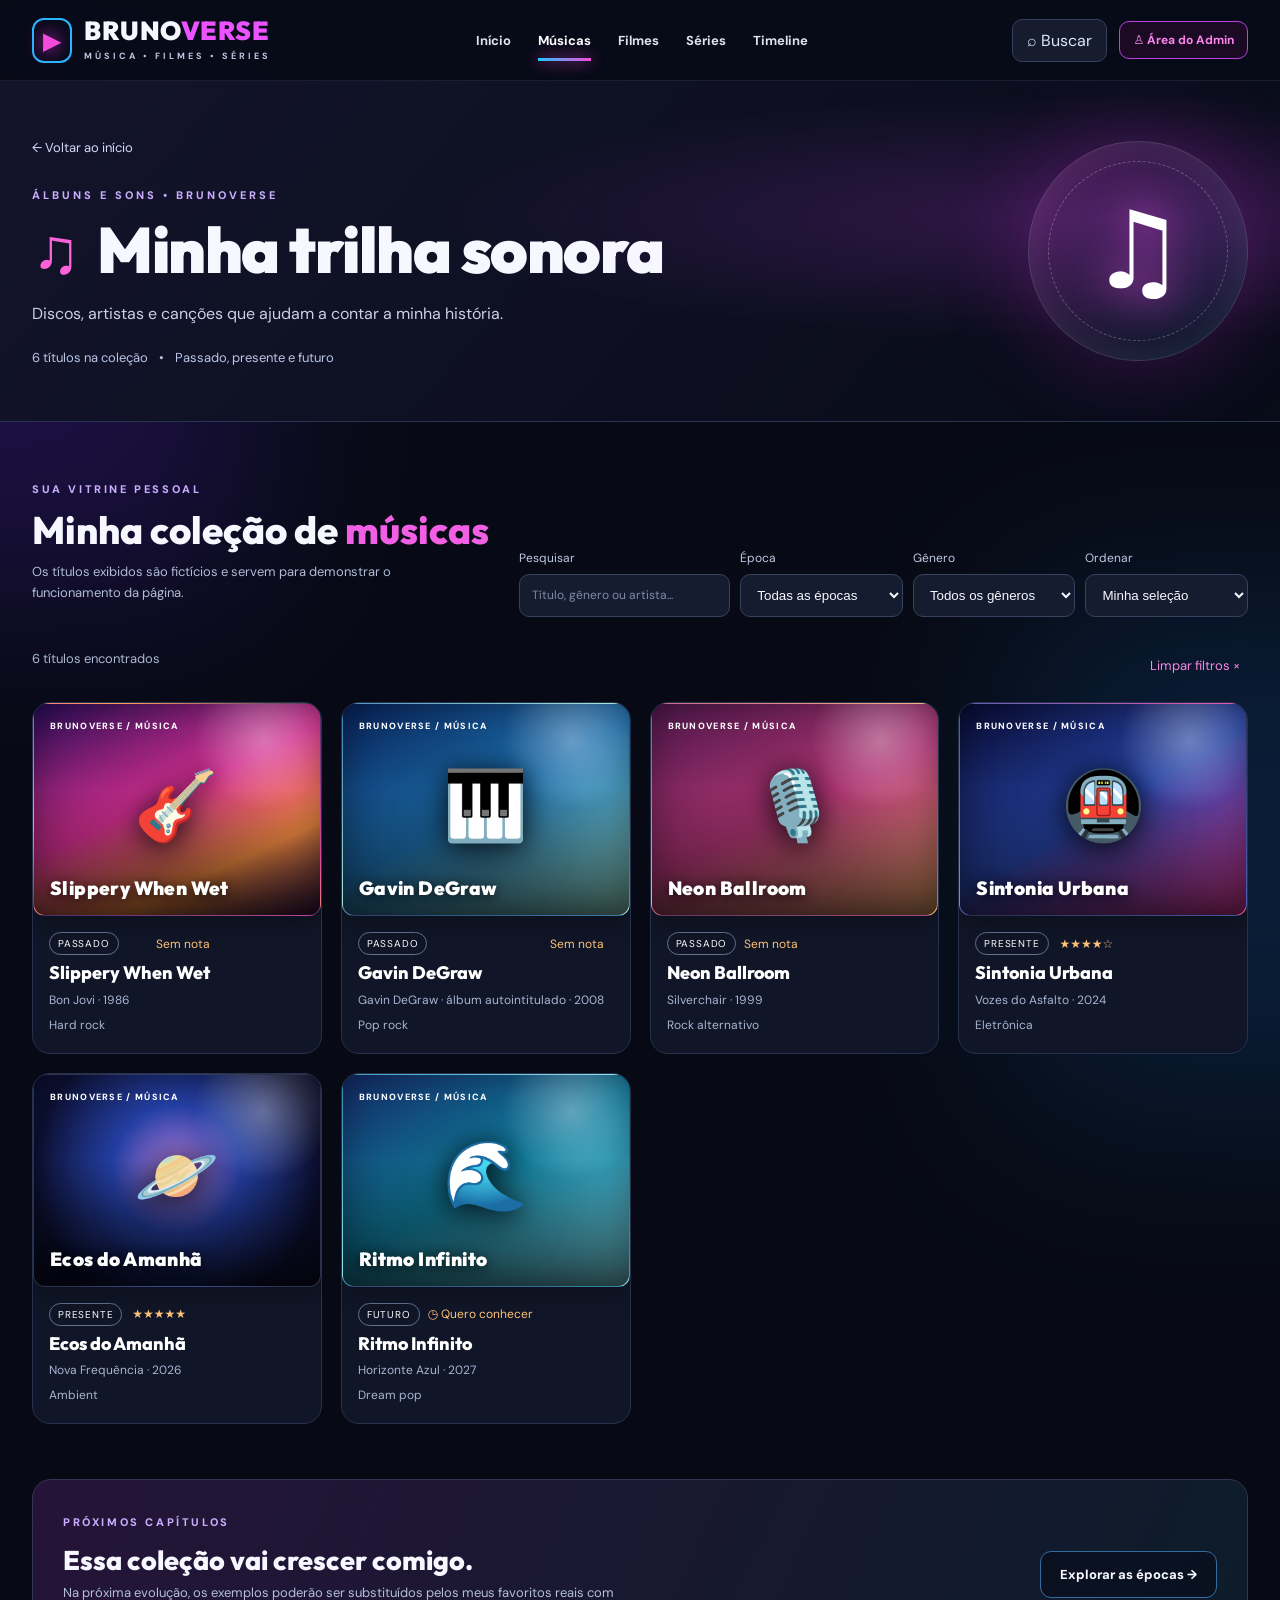
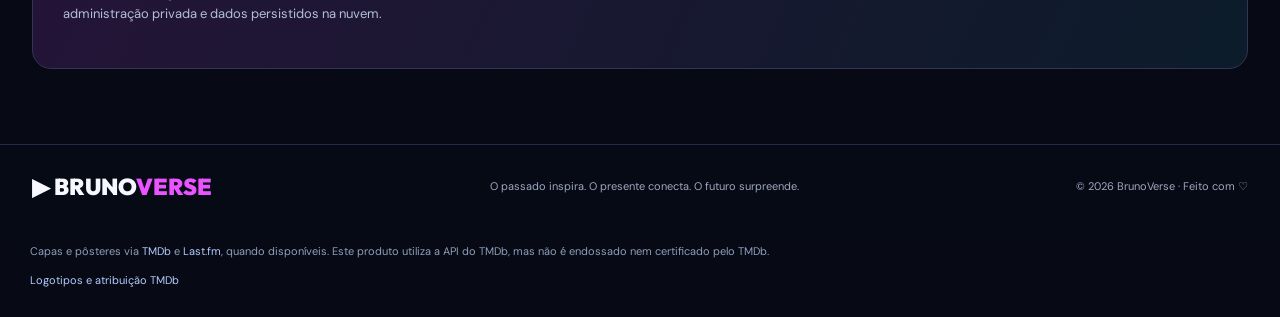
<file: pages/musicas.html>
<!doctype html>
<html lang="pt-BR">
<head><meta charset="UTF-8"><meta name="viewport" content="width=device-width,initial-scale=1"><meta name="theme-color" content="#080b16"><meta name="description" content="Coleção de músicas do BrunoVerse: passado, presente e futuro."><title>Músicas | BrunoVerse</title><link rel="icon" href="../assets/favicon.svg" type="image/svg+xml"><link rel="stylesheet" href="../css/style.css"><link rel="stylesheet" href="../css/catalog.css"><script defer src="../js/data.js"></script>
  <script defer src="../js/media.js"></script><script defer src="../js/catalog.js"></script></head>
<body data-category="musica"><a href="#main" class="skip-link">Pular para o conteúdo</a><div class="ambient ambient-a" aria-hidden="true"></div><div class="ambient ambient-b" aria-hidden="true"></div>
<header class="site-header"><div class="header-inner container"><a href="../index.html" class="brand"><span class="brand-mark" aria-hidden="true">▶</span><span class="brand-text">BRUNO<span>VERSE</span><small>MÚSICA • FILMES • SÉRIES</small></span></a><nav class="main-nav" id="menu" aria-label="Navegação principal"><a class="nav-link" href="../index.html">Início</a><a class="nav-link active" href="musicas.html" aria-current="page">Músicas</a><a class="nav-link " href="filmes.html" >Filmes</a><a class="nav-link " href="series.html" >Séries</a><a class="nav-link" href="../index.html#timeline">Timeline</a></nav><div class="header-actions"><button class="icon-button" type="button" id="open-search" aria-label="Abrir busca">⌕ <span>Buscar</span></button><button class="admin-button" type="button" id="admin-button">♙ <span>Área do Admin</span></button><button class="menu-toggle" id="menu-toggle" aria-label="Abrir menu" aria-expanded="false" aria-controls="menu">☰</button></div></div></header>
<main id="main"><section class="catalog-hero catalog-violet"><div class="container catalog-hero-inner"><div><a class="crumb" href="../index.html">← Voltar ao início</a><div class="overline">ÁLBUNS E SONS • BRUNOVERSE</div><h1><span class="catalog-symbol">♫</span> Minha trilha sonora</h1><p>Discos, artistas e canções que ajudam a contar a minha história.</p><div class="catalog-stats"><span id="total-stat">0 títulos</span><span>•</span><span>Passado, presente e futuro</span></div></div><div class="catalog-art" aria-hidden="true"><span class="catalog-art-outer">♫</span><span class="catalog-art-ring"></span></div></div></section>
<section class="container catalog-main" aria-label="Coleção de músicas"><div class="catalog-toolbar"><div class="catalog-toolbar-title"><span class="overline">SUA VITRINE PESSOAL</span><h2>Minha coleção de <em>músicas</em></h2><p>Os títulos exibidos são fictícios e servem para demonstrar o funcionamento da página.</p></div><div class="catalog-controls"><label class="field"><span>Pesquisar</span><input type="search" id="catalog-search" placeholder="Título, gênero ou artista..." autocomplete="off"></label><label class="field"><span>Época</span><select id="catalog-era"><option value="todos">Todas as épocas</option><option value="passado">Passado</option><option value="presente">Presente</option><option value="futuro">Futuro</option></select></label><label class="field"><span>Gênero</span><select id="catalog-genre"><option value="todos">Todos os gêneros</option></select></label><label class="field"><span>Ordenar</span><select id="catalog-sort"><option value="default">Minha seleção</option><option value="newest">Mais recentes</option><option value="oldest">Mais antigos</option><option value="az">Título A–Z</option><option value="rating">Melhor avaliação</option></select></label></div></div><div class="catalog-result-row"><p id="catalog-count" role="status" aria-live="polite"></p><button class="clear-filters" id="clear-filters" type="button">Limpar filtros ×</button></div><div class="catalog-grid" id="catalog-grid"></div><div class="catalog-empty" id="catalog-empty" hidden><strong>Nenhum título encontrado</strong><p>Experimente outro termo ou limpe os filtros.</p><button type="button" class="btn btn-outline" id="empty-reset">Limpar filtros</button></div><div class="catalog-help"><div><span class="overline">PRÓXIMOS CAPÍTULOS</span><h3>Essa coleção vai crescer comigo.</h3><p>Na próxima evolução, os exemplos poderão ser substituídos pelos meus favoritos reais com administração privada e dados persistidos na nuvem.</p></div><a class="btn btn-outline" href="../index.html#eras">Explorar as épocas →</a></div></section></main>
<footer class="footer"><div class="container footer-inner"><a href="../index.html" class="footer-brand">▶ BRUNO<span>VERSE</span></a><p>O passado inspira. O presente conecta. O futuro surpreende.</p><span>© <span id="year"></span> BrunoVerse · Feito com ♡</span></div></footer>
<dialog id="detail-dialog" class="site-dialog catalog-detail"><button class="dialog-close" type="button" data-close aria-label="Fechar detalhes">✕</button><div id="detail-content"></div></dialog>
<dialog id="search-dialog" class="site-dialog search-dialog"><button class="dialog-close" type="button" data-close aria-label="Fechar busca">✕</button><h2>Buscar em todo o BrunoVerse</h2><label for="global-search-field">Título, artista, gênero ou descrição</label><input type="search" id="global-search-field" placeholder="O que você procura?" autocomplete="off"><div id="global-search-results" aria-live="polite"></div></dialog>
<div id="toast" class="toast" role="status" aria-live="polite"></div><section class="api-credits" aria-label="Créditos de dados e imagens"><p>Capas e pôsteres via <a href="https://www.themoviedb.org" target="_blank" rel="noopener noreferrer">TMDb</a> e <a href="https://www.last.fm" target="_blank" rel="noopener noreferrer">Last.fm</a>, quando disponíveis. Este produto utiliza a API do TMDb, mas não é endossado nem certificado pelo TMDb.</p><a href="https://www.themoviedb.org/about/logos-attribution" target="_blank" rel="noopener noreferrer">Logotipos e atribuição TMDb</a></section></body></html>
</file>
<file: css/style.css>
@import url('https://fonts.googleapis.com/css2?family=DM+Sans:wght@400;500;600;700;800&family=Outfit:wght@400;500;600;700;800;900&display=swap');
:root{color-scheme:dark;--bg:#070a14;--panel:#101629;--line:#27304a;--text:#f6f7ff;--muted:#adb7d0;--pink:#f44bda;--cyan:#20c7ff;--warm:#ffae6b;--radius:20px;font-family:'DM Sans',system-ui,sans-serif;scroll-behavior:smooth}*{box-sizing:border-box}body{margin:0;background:var(--bg);color:var(--text);overflow-x:hidden}button,input{font:inherit}button{cursor:pointer}a{color:inherit;text-decoration:none}button:focus-visible,a:focus-visible,input:focus-visible{outline:2px solid #7fe7ff;outline-offset:4px}html{scroll-padding-top:88px}.container{width:min(1320px,calc(100% - 64px));margin-inline:auto}.ambient{position:absolute;pointer-events:none;filter:blur(95px);opacity:.22;z-index:-1}.ambient-a{height:490px;width:490px;background:#6125dd;top:100px;left:-240px}.ambient-b{height:510px;width:510px;background:#1261af;top:600px;right:-250px}.skip-link{position:absolute;top:-60px;left:20px;background:#fff;color:#000;padding:12px;z-index:99}.skip-link:focus{top:15px}.site-header{position:sticky;top:0;z-index:50;background:#080b18ed;backdrop-filter:blur(18px);border-bottom:1px solid #31365078}.header-inner{min-height:80px;display:flex;align-items:center;justify-content:space-between;gap:18px}.brand{display:flex;gap:12px;align-items:center;flex-shrink:0}.brand-mark{font-size:24px;color:var(--pink);text-shadow:0 0 18px #df2dda;border:2px solid #24b9ff;border-radius:12px;padding:5px 9px}.brand-text{font:900 26px/1 'Outfit',sans-serif;letter-spacing:.5px}.brand-text>span,.footer-brand>span{color:#ea53ff}.brand-text small{font:700 9px/1.4 'DM Sans',sans-serif;letter-spacing:3px;color:#bfc7e3;display:block;margin-top:6px}.main-nav{display:flex;gap:27px;align-items:center}.nav-link{font-size:13px;font-weight:700;color:#e0e2ee;padding:29px 0;position:relative;transition:color .2s}.nav-link:hover,.nav-link.active{color:#fff}.nav-link.active:after{position:absolute;content:'';height:3px;background:linear-gradient(90deg,var(--cyan),var(--pink));left:0;right:0;bottom:17px;box-shadow:0 0 15px var(--pink)}.header-actions{display:flex;align-items:center;gap:12px}.icon-button,.admin-button,.menu-toggle{border:1px solid #35405f;background:#161b2e;border-radius:10px;color:#dae4ff;padding:10px 13px;white-space:nowrap}.icon-button{min-width:95px}.admin-button{color:#fb84ec;border-color:#b942e3;background:#1b0a24;font-weight:700;font-size:12px}.menu-toggle{display:none}.hero{height:450px;display:flex;align-items:center;position:relative;isolation:isolate;overflow:hidden;background:radial-gradient(ellipse at 86% 45%,#602066 0,#09132f 36%,#080b16 79%)}.hero-art{position:absolute;z-index:-2;inset:0 0 0 43%;background-image:linear-gradient(90deg,#090b1b 0%,#090b1b00 43%),linear-gradient(0deg,#070a14 0%,transparent 44%),url('../assets/images/hero-city.webp');background-position:center,right bottom,center;background-size:cover,cover,cover;opacity:.88}.hero-grid{z-index:-1;position:absolute;inset:0;background-image:linear-gradient(#a64ff214 1px,transparent 1px),linear-gradient(90deg,#a64ff20f 1px,transparent 1px);background-size:60px 60px;mask-image:linear-gradient(to right,transparent,black)}.hero-content{position:relative}.eyebrow,.overline{letter-spacing:2.6px;font-size:11px;font-weight:800;color:#c9adff}.pulse{display:inline-block;width:7px;height:7px;background:#20e7d5;border-radius:50%;box-shadow:0 0 12px #20e7d5;margin-right:7px}h1,h2,h3,p{margin-top:0}h1,h2,h3{font-family:'Outfit',sans-serif}h1{font-size:clamp(36px,4.2vw,61px);line-height:1.06;max-width:850px;margin:22px 0 19px;letter-spacing:-1.9px;font-weight:900}.warm{color:var(--warm)}.cool{color:var(--cyan)}.pink{color:var(--pink)}.hero-content p{max-width:570px;color:#cad1e7;font-size:16px;line-height:1.72}.hero-buttons{display:flex;gap:12px;margin-top:25px}.btn{border:1px solid #6380aa;display:inline-flex;gap:14px;align-items:center;justify-content:center;border-radius:11px;font-size:13px;font-weight:800;padding:14px 19px;transition:transform .2s,box-shadow .2s}.btn:hover,.era-action:hover{transform:translateY(-3px)}.btn-primary{background:linear-gradient(110deg,#e51bcc,#6e38f3 65%,#2688fa);border-color:transparent;box-shadow:0 8px 33px #ac2fea54}.btn-outline{background:#080c1bad;border-color:#336d9e}.hero-stats{display:flex;align-items:center;gap:22px;margin-top:29px;color:#a3acc8;font-size:12px}.hero-stats strong{font-size:19px;color:#f7f7fc}.hero-stats i{height:16px;border-left:1px solid #566080}.hero-side-note{position:absolute;right:6%;top:29px;font-size:10px;letter-spacing:3px;color:#dac6f5;writing-mode:vertical-rl}.hero-side-note span{color:var(--pink)}.eras-section{display:grid;grid-template-columns:repeat(3,1fr);gap:18px;margin-top:25px}.era-card{position:relative;overflow:hidden;isolation:isolate;min-height:245px;border-radius:var(--radius);border:1px solid #535173;box-shadow:0 12px 28px #0005}.era-bg{position:absolute;inset:0;z-index:-2;background-position:right center;background-size:cover;transition:transform .4s}.era-card:hover .era-bg{transform:scale(1.06)}.era-card:after{content:'';position:absolute;inset:0;z-index:-1;background:linear-gradient(90deg,#080b18fa 0,#080b18c4 51%,#080b1809 100%)}.era-past{border-color:#ac6337;background:#21140b}.era-present{border-color:#2279bc;background:#03182c}.era-future{border-color:#9145b4;background:#1a0824}.era-past .era-bg{background-image:url('../assets/images/past-art.webp')}.era-present .era-bg{background-image:url('../assets/images/present-art.webp')}.era-future .era-bg{background-image:url('../assets/images/future-art.webp')}.era-content{padding:21px 23px;display:flex;align-items:flex-start;flex-direction:column;min-height:245px}.era-index{font-size:10px;letter-spacing:1.9px;color:#dae1f3}.era-card h2{margin:13px 0 6px;font-size:29px;font-weight:900;letter-spacing:-.5px}.era-past h2{color:var(--warm)}.era-present h2{color:var(--cyan)}.era-future h2{color:var(--pink)}.era-content strong{font-size:15px;max-width:205px}.era-content p{font-size:12px;color:#d2d6ea;max-width:190px;line-height:1.5;margin:9px 0 12px}.era-action{margin-top:auto;border:1px solid #b18063;background:#070914b8;color:#fff;border-radius:9px;padding:9px 13px;font-size:11px;font-weight:800;transition:transform .2s}.era-present .era-action{border-color:var(--cyan)}.era-future .era-action{border-color:var(--pink)}.era-action span{margin-left:9px}.collection{padding-top:61px}.collection-heading{display:flex;justify-content:space-between;align-items:end;gap:20px;margin-bottom:35px}.collection-heading h2,.timeline-header h2{font-size:37px;letter-spacing:-1px;margin:8px 0}.collection-heading h2 span,.timeline-header h2 span{color:#cc70ff}.collection-heading p,.timeline-header p{color:#aab4ce;margin-bottom:0;font-size:13px}.filter-buttons{display:flex;gap:7px;background:#12172a;padding:5px;border-radius:12px;border:1px solid #2a3350;flex-wrap:wrap}.filter-buttons button{color:#afbcd8;background:transparent;border:0;border-radius:8px;padding:10px 14px;font-size:12px;font-weight:800}.filter-buttons button.selected{background:linear-gradient(115deg,#9d2fdc,#3c6ee8);color:#fff}.media-section{scroll-margin-top:96px;margin:0 0 37px}.section-title,.section-title>div{display:flex;align-items:center;gap:13px}.section-title{justify-content:space-between;margin-bottom:17px}.section-title h3{font-size:23px;margin:0 0 2px}.section-title p{font-size:12px;color:#aeb8ce;margin:0}.section-icon{height:42px;width:42px;display:grid;place-items:center;font-size:31px}.music-icon{color:#f44bda}.film-icon{color:#fa4c77}.tv-icon{color:#20c7ff}.section-more{background:none;border:0;color:#bb90ff;font-weight:800;font-size:12px}.section-more:hover{color:#fff}.card-grid{display:grid;grid-template-columns:repeat(6,minmax(0,1fr));gap:17px}.media-card{background:transparent;color:inherit;text-align:left;border:0;padding:0;min-width:0;transition:transform .2s}.media-card:hover{transform:translateY(-5px)}.poster{aspect-ratio:4/4.4;width:100%;border-radius:12px;overflow:hidden;position:relative;display:flex;flex-direction:column;justify-content:space-between;padding:13px;border:1px solid #ffffff24;box-shadow:inset 0 0 35px #0005,0 7px 23px #0004}.poster:before{content:'';position:absolute;inset:0;z-index:0;background:radial-gradient(circle at 80% 17%,#ffffff55 0%,transparent 24%),linear-gradient(0deg,#000a 0%,transparent 60%)}.poster-emoji{font-size:clamp(30px,5vw,68px);align-self:center;margin:auto;filter:drop-shadow(0 10px 24px #0006);z-index:1}.poster-type,.poster-caption{position:relative;z-index:1;font-size:9px;font-weight:800;letter-spacing:1.3px;text-transform:uppercase}.poster-caption{letter-spacing:.4px;text-transform:none;font:800 clamp(14px,1.8vw,21px)/1.03 'Outfit',sans-serif;text-shadow:0 2px 12px #000c}.theme-sunset{background:linear-gradient(155deg,#240b52 0%,#d32f90 45%,#ff9245 73%,#381447 100%)}.theme-ocean{background:linear-gradient(150deg,#071f54,#1d6fad 48%,#9be8d4)}.theme-rose{background:linear-gradient(155deg,#4a1648,#b03575,#f5aa6d)}.theme-night{background:linear-gradient(150deg,#070a2f,#2744a6,#ed3da3)}.theme-cosmos{background:radial-gradient(circle at 50% 45%,#b981e4,#243fa3 35%,#0c0f30 78%)}.theme-aqua{background:linear-gradient(150deg,#132863,#117f9f,#81e5f3)}.theme-fog{background:linear-gradient(160deg,#172843,#5b778d,#181b2e)}.theme-gold{background:linear-gradient(155deg,#241c44,#976329,#f0c077)}.theme-violet{background:linear-gradient(155deg,#11143d,#69219d,#fa5ba9)}.media-title{font-size:14px;font-weight:800;white-space:nowrap;overflow:hidden;text-overflow:ellipsis;margin:10px 0 3px}.media-meta{font-size:11px;color:#9ea9c4;white-space:nowrap;overflow:hidden;text-overflow:ellipsis}.empty-state{padding:32px;text-align:center;background:#11182a;border:1px solid var(--line);border-radius:13px;color:var(--muted)}.timeline-section{margin-top:60px;scroll-margin-top:100px;border:1px solid #313c65;border-radius:22px;padding:31px 34px 37px;background:radial-gradient(ellipse at 50% 10%,#2b1950 0%,#10152d 54%,#080f21 100%);position:relative;overflow:hidden}.timeline-section:before{content:'✦  ·  ⋆  ·  ✦  ·  ⋆  ✦';position:absolute;right:50px;top:22px;letter-spacing:45px;font-size:20px;color:#8655c078;pointer-events:none}.timeline-header{display:flex;justify-content:space-between;position:relative}.timeline-header h2{font-size:32px}.timeline-decor{font-size:46px;opacity:.4}.timeline-track{display:grid;grid-template-columns:repeat(7,minmax(0,1fr));margin-top:52px;position:relative;gap:6px}.timeline-track:before{content:'';height:3px;background:linear-gradient(90deg,#ffa35a,#ff5388,#ae64ff,#16cbff,#18e5da,#fa49c4,#b0baff);position:absolute;top:6px;left:7%;right:7%}.decade{padding:25px 9px 0;text-align:center;position:relative}.decade-dot{position:absolute;top:0;left:calc(50% - 8px);width:16px;height:16px;border-radius:50%;background:var(--decade);box-shadow:0 0 17px var(--decade);border:3px solid #1b1939}.decade strong{color:var(--decade);font:800 21px 'Outfit',sans-serif;display:block}.decade small{color:#bfc9de;font-size:11px;line-height:1.4;display:block;max-width:125px;margin:5px auto}.about-panel{margin-top:49px;margin-bottom:60px;background:linear-gradient(115deg,#1a1237,#0e1b34);border:1px solid #42406c;border-radius:19px;padding:33px 39px;display:flex;gap:25px;align-items:center}.about-symbol{font-size:42px;color:#f45fdb}.about-panel>div{flex:1}.about-panel h2{margin:6px 0;font-size:26px}.about-panel p{margin:0;color:#b7c2dc;font-size:13px;line-height:1.6;max-width:700px}.footer{border-top:1px solid #222b47;padding:27px 0;background:#060a14}.footer-inner{display:flex;align-items:center;justify-content:space-between;gap:18px}.footer-brand{font:900 23px 'Outfit',sans-serif;white-space:nowrap}.footer-inner p,.footer-inner>span{font-size:11px;color:#9ea8c4;margin:0}.site-dialog{width:min(560px,calc(100% - 30px));max-height:85dvh;overflow:auto;border:1px solid #6756a1;background:#11172b;color:#f7f8ff;border-radius:20px;box-shadow:0 25px 80px #000c;padding:29px}.site-dialog::backdrop{background:#02040cbd;backdrop-filter:blur(5px)}.dialog-close{float:right;background:#232b45;border:1px solid #475170;border-radius:8px;color:white;padding:8px 12px}.detail-poster{height:140px;border-radius:12px;display:grid;place-items:center;font-size:70px;margin:22px 0 18px}.detail-label{color:#c894ff;font-weight:800;font-size:11px;letter-spacing:2px}.site-dialog h2{font-size:32px;margin:7px 0}.detail-sub{color:#a9b7d8}.detail-description{line-height:1.7}.detail-tags{display:flex;gap:8px;flex-wrap:wrap;margin-top:18px}.detail-tags span{background:#252e49;border:1px solid #3c466b;border-radius:20px;padding:7px 11px;font-size:12px}.search-dialog label{font-size:12px;color:#adb8d3;display:block;margin:12px 0}.search-dialog input{width:100%;border:1px solid #495679;border-radius:12px;background:#080d1a;color:white;padding:15px;margin-bottom:12px}.search-result{width:100%;border:0;border-bottom:1px solid #303955;background:none;color:#f8f7ff;padding:14px 5px;display:flex;justify-content:space-between;text-align:left}.search-result:hover{color:#87dcff}.search-result small{color:#9faac6}.toast{position:fixed;bottom:25px;left:50%;transform:translate(-50%,30px);background:#222747;border:1px solid #9d57dc;color:white;border-radius:13px;padding:16px 24px;max-width:min(550px,90vw);box-shadow:0 16px 45px #000b;z-index:90;opacity:0;pointer-events:none;transition:.25s}.toast.show{opacity:1;transform:translate(-50%,0)}
@media(max-width:1100px){.brand-text{font-size:22px}.main-nav{gap:16px}.icon-button span{display:none}.icon-button{min-width:auto}.container{width:min(1320px,calc(100% - 40px))}.card-grid{gap:12px}.poster{padding:9px}.hero{height:440px}}@media(max-width:780px){.header-inner{min-height:70px}.menu-toggle{display:block}.main-nav{display:none;position:absolute;top:69px;left:0;right:0;background:#0b1023;flex-direction:column;gap:0;border-bottom:1px solid #353f62;padding:10px 20px}.main-nav.open{display:flex}.nav-link{padding:13px;width:100%;text-align:center}.nav-link.active:after{bottom:5px;left:40%;right:40%}.admin-button span{display:none}.hero{height:auto;min-height:500px;padding:60px 0}.hero-art{left:20%;opacity:.5}.hero-content p{max-width:570px}.hero-side-note{display:none}.eras-section{grid-template-columns:1fr;gap:12px}.era-card,.era-content{min-height:203px}.era-card .era-bg{background-position:right 45%}.collection-heading{align-items:start;flex-direction:column}.card-grid{grid-template-columns:repeat(3,minmax(0,1fr));gap:18px}.poster{aspect-ratio:4/4.5}.poster-emoji{font-size:52px}.timeline-track{grid-template-columns:repeat(4,1fr);row-gap:27px}.timeline-track:before{display:none}.decade{padding-top:21px}.about-panel{flex-wrap:wrap}.footer-inner{flex-wrap:wrap}.footer-inner p{order:3;width:100%;text-align:center}}@media(max-width:470px){.container{width:calc(100% - 28px)}.brand-text{font-size:21px}.brand-text small{font-size:8px;letter-spacing:2px}.brand-mark{font-size:18px;padding:4px 7px}.header-actions{gap:6px}.hero{min-height:505px;padding:44px 0}.hero-content h1{font-size:38px;line-height:1.14;letter-spacing:-1px}.hero-content p{font-size:14px}.eyebrow{font-size:9px}.hero-buttons{flex-wrap:wrap}.hero-stats{gap:12px}.era-card,.era-content{min-height:210px}.collection{padding-top:40px}.collection-heading h2{font-size:31px}.filter-buttons{width:100%;justify-content:center}.filter-buttons button{flex:1;padding:9px 6px}.card-grid{grid-template-columns:repeat(2,minmax(0,1fr));gap:17px 12px}.poster-emoji{font-size:49px}.timeline-section{padding:26px 14px}.timeline-header h2{font-size:29px}.timeline-track{grid-template-columns:repeat(2,1fr)}.about-panel{padding:25px;gap:12px}.footer-inner{justify-content:center;text-align:center}.footer-inner>span{width:100%}}
@media(prefers-reduced-motion:reduce){*,*:before,*:after{scroll-behavior:auto!important;transition:none!important;animation:none!important}}

/* Capas e pôsteres externos: proporções preservadas sem sobreposição */
.poster.poster-image{padding:0;background:#12172b;align-items:stretch;justify-content:stretch}
.poster.poster-image::before{display:none}
.poster-image img{display:block;width:100%;height:100%;object-fit:contain;background:#101422}
.image-credit{position:absolute;right:5px;bottom:5px;padding:3px 6px;border-radius:5px;background:#090b16e8;color:#eee;font-size:9px;z-index:2}
.detail-cover{display:flex;align-items:center;justify-content:center;margin:20px auto 16px;max-height:260px;min-height:160px}
.detail-cover img{max-height:260px;max-width:100%;object-fit:contain;border-radius:11px}
.media-source,.media-source a{font-size:12px;color:#95dcff}
.api-credits{max-width:1320px;margin:auto;padding:15px 30px 28px;color:#8e9fbd;font-size:11px;line-height:1.6}
.api-credits a{color:#b2ccff}
</file>
<file: css/catalog.css>
/* Etapa 2 — páginas de catálogo; complementa style.css */
.catalog-hero{position:relative;isolation:isolate;overflow:hidden;border-bottom:1px solid #283453;background:radial-gradient(ellipse at 85% 40%,#5f247c75,transparent 42%),linear-gradient(130deg,#13142b,#080b18);min-height:325px;display:flex;align-items:center}.catalog-hero.catalog-orange{background:radial-gradient(ellipse at 85% 40%,#aa481b67,transparent 42%),linear-gradient(130deg,#25172a,#080b18)}.catalog-hero.catalog-blue{background:radial-gradient(ellipse at 85% 40%,#1556a67a,transparent 42%),linear-gradient(130deg,#0a253d,#080b18)}.catalog-hero-inner{display:flex;justify-content:space-between;align-items:center;padding-block:55px;gap:24px}.catalog-hero-inner>div:first-child{max-width:780px;z-index:1}.crumb{font-size:13px;color:#d2dafa;display:inline-flex;margin-bottom:32px}.crumb:hover{color:#fff}.catalog-hero .overline{letter-spacing:3px}.catalog-hero h1{font:900 clamp(37px,5vw,68px)/1.09 'Outfit',sans-serif;margin:13px 0 16px;letter-spacing:-1.5px}.catalog-hero h1 .catalog-symbol{color:#fe62d9;margin-right:8px}.catalog-orange .catalog-symbol{color:#ffab63!important}.catalog-blue .catalog-symbol{color:#41d7ff!important}.catalog-hero p{color:#c8d1e8;font-size:16px;line-height:1.65;max-width:650px}.catalog-stats{display:flex;gap:11px;color:#b9c6e6;font-size:13px;margin-top:22px}.catalog-art{width:220px;height:220px;border-radius:50%;position:relative;display:grid;place-items:center;flex-shrink:0;background:linear-gradient(135deg,#ed3edb35,#28b8ff15);box-shadow:0 0 90px #b826be4c,inset 0 0 38px #ffffff12;border:1px solid #ffffff22}.catalog-orange .catalog-art{box-shadow:0 0 90px #ff8c4b43}.catalog-blue .catalog-art{box-shadow:0 0 90px #24bcff56}.catalog-art-outer{font-size:108px;color:#fff;text-shadow:0 0 40px #e64fe6}.catalog-art-ring{position:absolute;inset:19px;border:1px dashed #ffffff42;border-radius:50%}.catalog-main{padding-block:55px 75px}.catalog-toolbar{display:flex;align-items:end;justify-content:space-between;gap:30px;flex-wrap:wrap}.catalog-toolbar-title h2{font:800 clamp(28px,3vw,39px)/1.15 'Outfit',sans-serif;margin:10px 0}.catalog-toolbar-title h2 em{font-style:normal;color:#f160e4}.catalog-toolbar-title p{font-size:13px;color:#afbcd6;max-width:430px;line-height:1.6}.catalog-controls{display:grid;grid-template-columns:minmax(170px,1.3fr) repeat(3,minmax(130px,1fr));gap:10px;flex:1;min-width:min(100%,680px)}.field{display:flex;flex-direction:column;gap:8px;color:#c0cae5;font-size:12px}.field input,.field select{width:100%;min-height:43px;border:1px solid #37425e;border-radius:10px;background:#151c30;color:#f7f8ff;padding:0 12px;outline:none}.field input:focus,.field select:focus{border-color:#4bcbff}.field input::placeholder{color:#7f8aa7}.catalog-result-row{display:flex;justify-content:space-between;align-items:center;margin:32px 0 20px;color:#abb8d5;font-size:13px}.clear-filters{border:0;background:none;color:#fa87e4;padding:8px}.catalog-grid{display:grid;grid-template-columns:repeat(4,minmax(0,1fr));gap:19px}.catalog-item{background:#101627;border:1px solid #26324c;border-radius:18px;overflow:hidden;color:#fff;text-align:left;padding:0;transition:transform .2s,border-color .2s,box-shadow .2s;display:flex;flex-direction:column}.catalog-item:hover{transform:translateY(-5px);border-color:#9964d9;box-shadow:0 13px 35px #0006}.catalog-item .poster{aspect-ratio:1.35/1;min-height:190px;position:relative;display:flex;flex-direction:column;justify-content:space-between;padding:16px}.catalog-item .poster-emoji{font-size:68px;margin:auto;text-shadow:0 3px 25px #000a}.catalog-item .poster-caption{font-size:19px;font-weight:900}.catalog-item-info{padding:16px 16px 19px;display:grid;gap:7px}.catalog-item-top{display:flex;align-items:center;justify-content:space-between;gap:8px}.catalog-item-info h3{font:800 18px/1.2 'Outfit',sans-serif;margin:0}.catalog-item-info p{margin:0;font-size:12px;color:#a8b5d2;line-height:1.5}.catalog-tag{font-size:10px;letter-spacing:.8px;text-transform:uppercase;color:#fff;border:1px solid #63718f;padding:4px 8px;border-radius:20px}.catalog-item-info .stars{color:#ffc277;font-size:12px}.catalog-empty{padding:65px 20px;text-align:center;border:1px dashed #394661;border-radius:18px}.catalog-empty p{color:#aebad3}.catalog-help{border:1px solid #343453;border-radius:19px;margin-top:55px;padding:30px;display:flex;align-items:center;justify-content:space-between;gap:25px;background:linear-gradient(115deg,#251438,#0c1c2a)}.catalog-help h3{font:800 27px 'Outfit',sans-serif;margin:12px 0 6px}.catalog-help p{color:#b3bfd8;font-size:13px;line-height:1.6;max-width:600px}.catalog-help .btn{flex-shrink:0}.catalog-detail .detail-fav{margin-top:23px;border:1px solid #8c72bb;border-radius:10px;padding:11px 16px;background:#251b40;color:#fff}.catalog-detail .detail-fav.is-fav{border-color:#ef6cbf;color:#ff97db}.catalog-detail .detail-note{font-size:12px;color:#aab8d1;margin-top:12px}.global-result{display:flex;justify-content:space-between;gap:10px;width:100%;padding:13px 8px;border:0;border-bottom:1px solid #303750;background:transparent;color:#fff;text-align:left}.global-result:hover{background:#ffffff12}.global-result small{color:#a3b7d9}.catalog-item:focus-visible{outline:2px solid #7fe7ff;outline-offset:4px}
@media(max-width:1100px){.catalog-controls{grid-template-columns:repeat(2,minmax(150px,1fr))}.catalog-grid{grid-template-columns:repeat(3,minmax(0,1fr))}}
@media(max-width:720px){.catalog-hero-inner{padding-block:45px}.catalog-art{display:none}.catalog-hero{min-height:300px}.catalog-main{padding-block:40px}.catalog-toolbar{display:block}.catalog-controls{margin-top:23px;min-width:0;grid-template-columns:1fr 1fr}.catalog-grid{grid-template-columns:repeat(2,minmax(0,1fr));gap:10px}.catalog-item .poster{min-height:155px;padding:11px}.catalog-item .poster-emoji{font-size:50px}.catalog-item-info{padding:12px}.catalog-item-info h3{font-size:15px}.catalog-item .poster-caption{font-size:16px}.catalog-help{display:block}.catalog-help .btn{margin-top:12px;display:inline-flex}}
@media(max-width:420px){.catalog-controls{grid-template-columns:1fr}.catalog-item .poster{min-height:130px}.catalog-item .poster-emoji{font-size:43px}.catalog-item-info p{font-size:11px}.catalog-tag{font-size:9px}}
</file>
